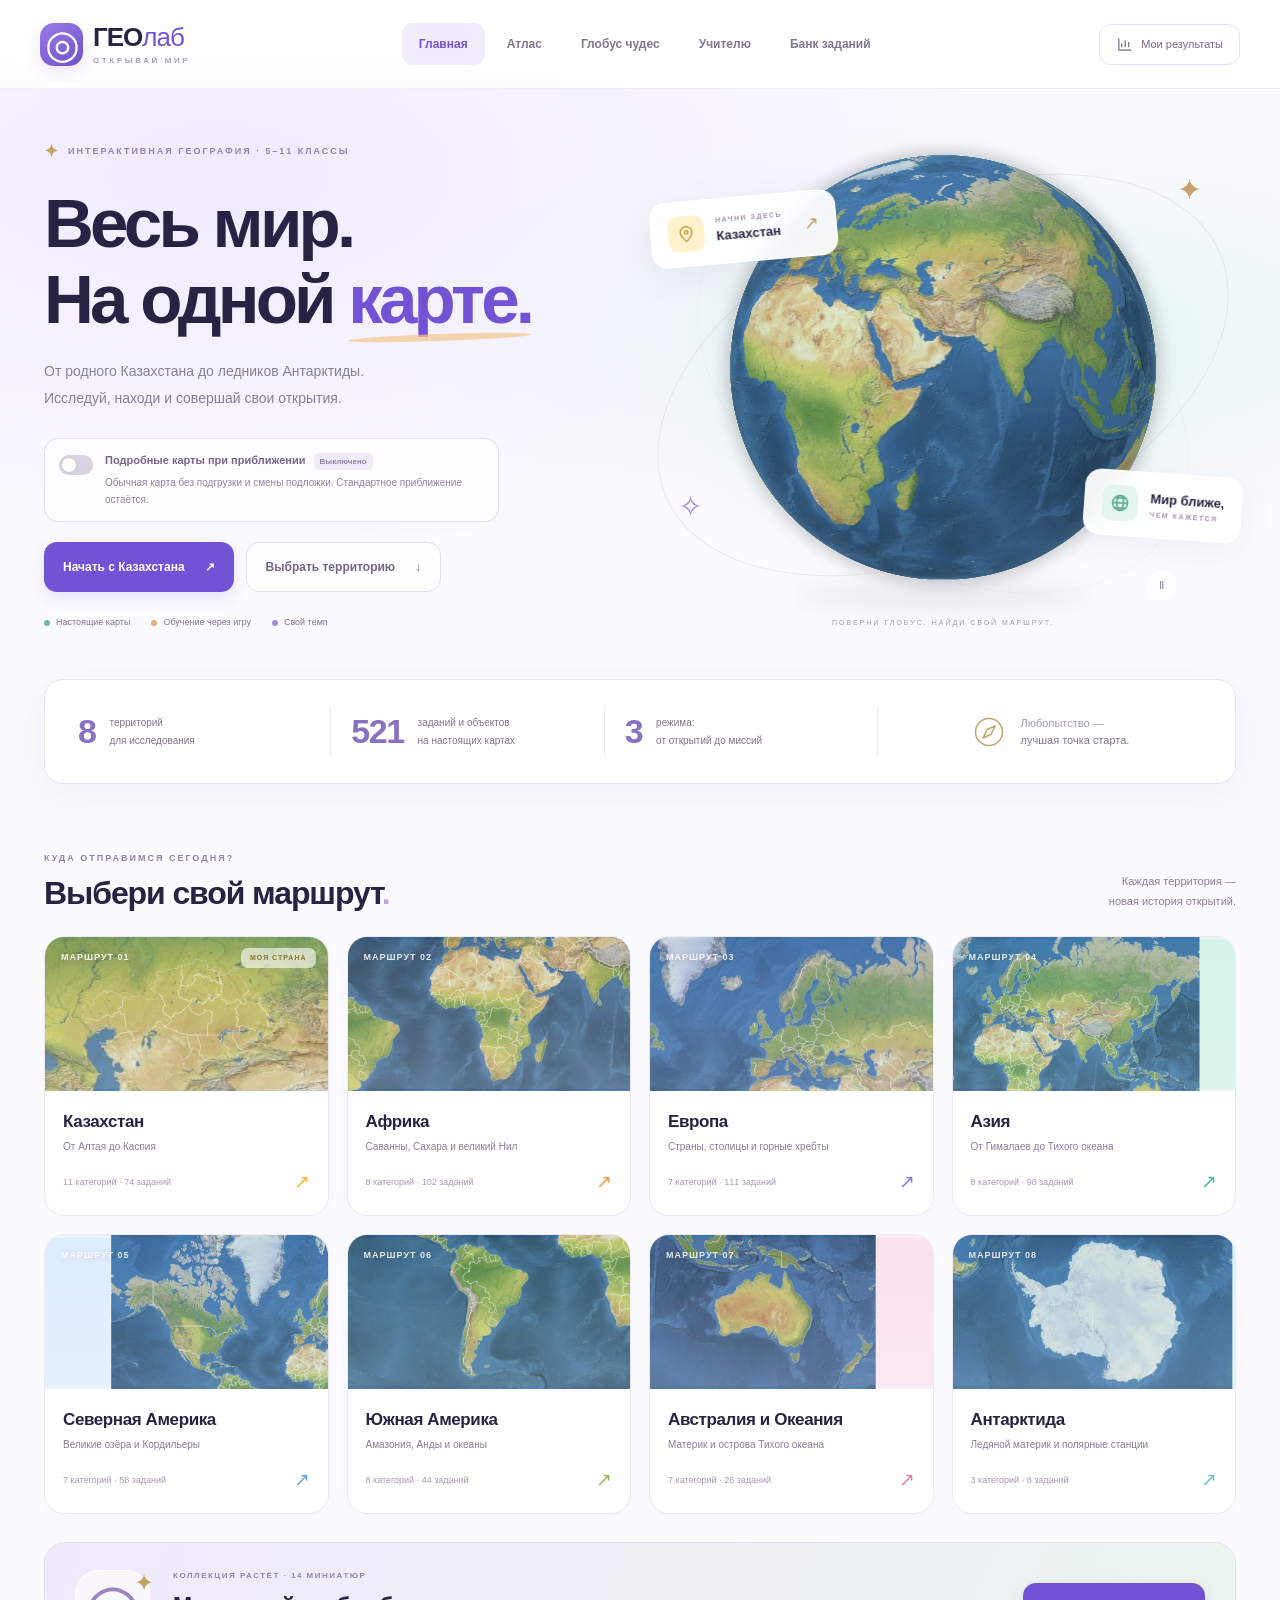
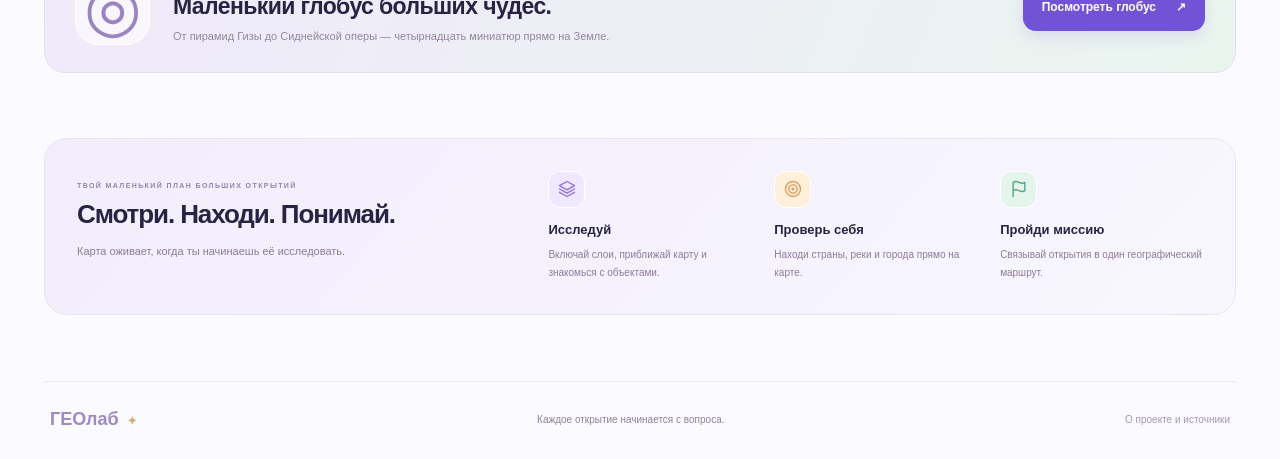
<file: geolab/index.html>
<!doctype html><html lang="ru"><head><meta charset="utf-8"><meta name="viewport" content="width=device-width,initial-scale=1"><meta name="theme-color" content="#f6f5ff"><title>ГЕОлаб — весь мир на одной карте</title><meta name="description" content="Красочный интерактивный атлас: Казахстан, материки, физические карты, города, реки и географические экспедиции."><link rel="stylesheet" href="style.css?v=20261029-tour"></head><body>
<header class="header"><div class="header-inner"><button class="brand" data-home aria-label="ГЕОлаб — главная"><span class="brand-mark" aria-hidden="true">◎</span><span>ГЕО<span class="brand-light">лаб</span><small>ОТКРЫВАЙ МИР</small></span></button><nav aria-label="Главная навигация"><button data-home class="nav-item active" id="navHome">Главная</button><button id="navAtlas" class="nav-item">Атлас</button><button id="navLandmarks" class="nav-item"><span class="nav-landmark-long">Глобус чудес</span><span class="nav-landmark-short">Глобус</span></button><button id="navTeacher" class="nav-item">Учителю</button><button id="navBank" class="nav-item">Банк заданий</button></nav><button class="history-button" id="navHistory"><span data-icon="chart"></span><span>Мои результаты</span></button></div></header>
<div id="loading" role="status">Собираем мир воедино…</div>
<div id="homePage" hidden>
<main><section class="hero page-width"><div class="hero-copy"><div class="overline"><span class="tiny-sun">✦</span> ИНТЕРАКТИВНАЯ ГЕОГРАФИЯ · 5–11 КЛАССЫ</div><h1>Весь мир.<br>На одной <span>карте.</span></h1><p class="hero-description">От родного Казахстана до ледников Антарктиды.<br>Исследуй, находи и совершай свои открытия.</p><div class="map-preference"><label class="detail-option" for="detailedMapsOption"><input type="checkbox" role="switch" id="detailedMapsOption" aria-describedby="detailChoiceDescription" aria-checked="false"><span class="detail-switch" aria-hidden="true"></span><span class="detail-copy"><strong>Подробные карты при приближении <span id="detailChoiceState">Выключено</span></strong><small id="detailChoiceDescription">Обычная карта без подгрузки и смены подложки. Стандартное приближение остаётся.</small></span></label></div><div class="hero-buttons"><button class="btn primary" id="startKz">Начать с Казахстана <span>↗</span></button><button class="btn outline" id="chooseTerritory">Выбрать территорию <span>↓</span></button></div><div class="hero-points"><span><i class="pin-dot green"></i> Настоящие карты</span><span><i class="pin-dot orange"></i> Обучение через игру</span><span><i class="pin-dot purple"></i> Свой темп</span></div></div><div class="hero-art"><div class="orbit orbit-one"></div><div class="orbit orbit-two"></div><span class="spark spark-one">✦</span><span class="spark spark-two">✧</span><span class="spark spark-three">+</span><div class="globe-shadow"></div><canvas id="heroGlobe" aria-label="Вращающийся глобус Земли. Можно поворачивать перетаскиванием."></canvas><svg id="heroFallback" aria-hidden="true" viewBox="0 0 500 500"></svg><button id="heroPause" class="globe-pause" aria-label="Остановить вращение глобуса">Ⅱ</button><button class="floating floating-kz" data-region="kz"><span class="float-icon yellow" data-icon="pin"></span><span><small>НАЧНИ ЗДЕСЬ</small><strong>Казахстан</strong></span><b>↗</b></button><div class="floating floating-world"><span class="float-icon mint" data-icon="globe"></span><span><strong>Мир ближе,</strong><small>ЧЕМ КАЖЕТСЯ</small></span></div><div class="globe-caption">ПОВЕРНИ ГЛОБУС. НАЙДИ СВОЙ МАРШРУТ.</div></div></section>
<section class="numbers page-width"><div><strong>8</strong><span>территорий<br>для исследования</span></div><div><strong id="objectCount">500+</strong><span>заданий и объектов<br>на настоящих картах</span></div><div><strong>3</strong><span>режима:<br>от открытий до миссий</span></div><div class="numbers-note"><span data-icon="compass"></span><p>Любопытство —<br><b>лучшая точка старта.</b></p></div></section>
<section class="territory-section page-width" id="territories"><div class="section-heading"><div><div class="overline">КУДА ОТПРАВИМСЯ СЕГОДНЯ?</div><h2>Выбери свой маршрут<span>.</span></h2></div><p>Каждая территория —<br>новая история открытий.</p></div><div class="territory-grid" id="territoryGrid"></div></section>
<section class="landmarks-invite page-width"><div class="invite-globe" aria-hidden="true">◎<span>✦</span></div><div><div class="overline">КОЛЛЕКЦИЯ РАСТЁТ · 14 МИНИАТЮР</div><h2>Маленький глобус больших чудес.</h2><p>От пирамид Гизы до Сиднейской оперы — четырнадцать миниатюр прямо на Земле.</p></div><button id="openLandmarks" class="btn primary">Посмотреть глобус <span>↗</span></button></section><section class="how page-width"><div><div class="overline">ТВОЙ МАЛЕНЬКИЙ ПЛАН БОЛЬШИХ ОТКРЫТИЙ</div><h2>Смотри. Находи. Понимай.</h2><p>Карта оживает, когда ты начинаешь её исследовать.</p></div><div class="steps"><article><span class="step-icon purple" data-icon="layers"></span><h3>Исследуй</h3><p>Включай слои, приближай карту и знакомься с объектами.</p></article><article><span class="step-icon peach" data-icon="target"></span><h3>Проверь себя</h3><p>Находи страны, реки и города прямо на карте.</p></article><article><span class="step-icon mint" data-icon="flag"></span><h3>Пройди миссию</h3><p>Связывай открытия в один географический маршрут.</p></article></div></section>
</main></div>
<div id="atlasPage" hidden><main class="atlas-page page-width"><div class="atlas-title-row"><div><button class="back-link" data-home>← Все территории</button><h1 id="regionTitle">Казахстан</h1></div><div class="region-strip" id="regionStrip" aria-label="Выбор территории"></div></div><section class="workspace"><div class="map-column"><div class="map-toolbar"><div class="map-types" role="group" aria-label="Тип карты"><button class="active" data-map="physical">Физическая</button><button data-map="political">Политическая</button><button data-map="admin" id="adminMap">Области</button></div><button id="labelToggle" class="tool-button" title="Названия объектов"><span data-icon="label"></span><span>Названия</span></button><button id="fullscreen" class="tool-button" aria-label="На весь экран"><span data-icon="expand"></span></button></div><div id="mapStage" class="map-stage"><svg id="map" role="img" aria-label="Интерактивная карта. Объекты также доступны в списке под картой."></svg><div class="map-top-label"><span class="pin-dot green"></span><b id="mapTerritoryLabel">КАЗАХСТАН</b><small id="mapLayerLabel">Физическая карта</small></div><div class="map-zoom"><button id="zoomIn" aria-label="Приблизить">+</button><button id="zoomOut" aria-label="Отдалить">−</button><button id="resetMap" aria-label="Восстановить вид">⌖</button></div><div class="north-arrow">N<span>➤</span></div><div class="map-legend" id="mapLegend"></div><div id="mapTip" class="map-tip" role="status"></div><div class="terrain-status-wrap"><span id="terrainStatus" role="status" aria-live="polite"></span><button id="retryTerrain" hidden>Повторить</button></div><div class="map-instruction" id="mapInstruction">Выбери объект на карте, чтобы узнать больше</div></div><div class="map-status"><span class="map-credit"><i></i><span id="mapAttribution">Natural Earth · обзорная карта</span></span><span id="mapHelp">Колесо — масштаб · Перетаскивание — перемещение</span></div><details class="object-access"><summary>Список объектов на карте</summary><div id="objectList"></div></details></div><aside class="sidebar"><div class="mode-tabs" role="group" aria-label="Режим работы"><button data-mode="study" class="active"><span data-icon="compass"></span>Исследование</button><button data-mode="game"><span data-icon="target"></span>Игра</button><button data-mode="mission"><span data-icon="flag"></span>Геомиссия</button></div><div id="sidePanel"></div></aside></section></main></div>
<div id="landmarksPage" hidden><main class="landmark-page page-width"><div class="landmark-heading"><div><button class="back-link" data-home>← На главную</button><div class="overline">ГЛОБУС ЧУДЕС · ПЕРВАЯ КОЛЛЕКЦИЯ</div><h1>Мир <span>в миниатюре.</span></h1><p>Четырнадцать знакомых силуэтов. Одна маленькая планета.</p></div><span class="landmark-heading-star" aria-hidden="true">✦</span></div><section class="landmark-tour" id="landmarkTour" aria-label="Путешествие вокруг света"><div id="tourIntro" class="tour-intro"><span class="tour-emblem" aria-hidden="true">✧</span><div><div class="overline">ОДНА ПЛАНЕТА · 14 ОСТАНОВОК</div><h2>Отправимся вокруг света?</h2><p>Начнём в Астане. Пролетаем над миром, останавливаемся у чудес и узнаём по одному факту. Около 2 минут.</p></div><button class="btn primary" id="tourStart">Начать путешествие <span>→</span></button></div><div id="tourBody" hidden><div class="tour-topline"><span class="tour-route-label">ВОКРУГ СВЕТА <b id="tourCounter">01 / 14</b></span><span id="tourStatus" role="status">Отправляемся</span><button id="tourClose" class="tour-close" aria-label="Закрыть маршрут и остаться у текущей миниатюры">×</button></div><div class="tour-content"><div class="tour-destination"><h2 id="tourTitle"></h2><p id="tourPlace"></p></div><div class="tour-story" aria-live="polite" aria-atomic="true"><p id="tourFact"></p><a id="tourSource" target="_blank" rel="noopener noreferrer"></a></div></div><div class="tour-bottom"><span class="tour-helper">Можно остановиться и рассмотреть</span><div class="tour-actions"><button id="tourPrevious" aria-label="Предыдущая остановка">← Назад</button><button id="tourPause" class="tour-pause" aria-pressed="false">Ⅱ Пауза</button><button id="tourNext">Дальше →</button><button id="tourRestart" hidden>Ещё раз ↻</button></div></div><div class="tour-progress" aria-hidden="true"><span id="tourProgress"></span></div></div></section><section class="landmark-gallery"><div class="landmark-stage" id="landmarkStage" tabindex="0" role="group" aria-label="Глобус с объёмными достопримечательностями. Перетаскивайте или используйте стрелки на клавиатуре, чтобы повернуть Землю."><div class="landmark-stage-label"><span class="pin-dot purple"></span> КОЛЛЕКЦИЯ 01 <small>МИР В МИНИАТЮРЕ</small></div><div class="landmark-orbit" aria-hidden="true"></div><div class="landmark-floor" aria-hidden="true"></div><canvas id="landmarkEarth" aria-hidden="true"></canvas><svg id="landmarkEarthFallback" aria-hidden="true"></svg><canvas id="landmarkModels" aria-hidden="true"></canvas><div class="landmark-controls"><button id="landmarkPause" aria-label="Остановить вращение" aria-pressed="true">Ⅱ <span>Пауза</span></button><button id="landmarkReset" aria-label="Вернуться к общему виду глобуса">⌖ <span>Общий вид</span></button></div><div class="landmark-zoom"><button id="landmarkZoomIn" aria-label="Приблизить декоративный глобус">+</button><button id="landmarkZoomOut" aria-label="Отдалить декоративный глобус">−</button></div><div class="landmark-stage-hint">Потяни, чтобы повернуть · Нажми на фигурку, чтобы рассмотреть</div></div><aside class="landmark-collection"><div class="panel-eyebrow">НЕБОЛЬШАЯ КОЛЛЕКЦИЯ БОЛЬШИХ ЧУДЕС</div><h2>Четырнадцать мест,<br>которые узнаёт мир.</h2><p class="landmark-intro">Выбери миниатюру — глобус повернётся к ней. Или просто наблюдай за вращением.</p><div class="landmark-count">КОЛЛЕКЦИЯ / 14 МИНИАТЮР</div><div class="landmark-list"><button class="landmark-card" data-landmark="pyramid" aria-pressed="false" style="--monument:#c59d61;--monument-soft:#fcf2de"><span class="monument-glyph" aria-hidden="true"><svg viewBox="0 0 50 50"><path d="M5 39 25 9 45 39Z" fill="#d4ad70"/><path d="m25 9 1 30h19Z" fill="#b58d55"/><path d="M9 34h15M12 29h12M16 23h8" fill="none" stroke="#f2d49d" stroke-width="1"/></svg></span><span><small>01 / ЕГИПЕТ</small><strong>Пирамида Хеопса</strong><em>Гиза</em></span><b>↗</b></button><button class="landmark-card" data-landmark="eiffel" aria-pressed="false" style="--monument:#a9826e;--monument-soft:#f6ece5"><span class="monument-glyph" aria-hidden="true"><svg viewBox="0 0 50 50"><path d="M25 4v7m0 0-3 16-8 17m11-33 3 16 8 17M18 34h14M21 27h8M14 44h7m8 0h7M20 44q5-13 10 0M22 27l6 7m0-7-6 7" fill="none" stroke="#ac8266" stroke-width="2" stroke-linecap="round"/></svg></span><span><small>02 / ФРАНЦИЯ</small><strong>Эйфелева башня</strong><em>Париж</em></span><b>↗</b></button><button class="landmark-card" data-landmark="liberty" aria-pressed="false" style="--monument:#6c9c87;--monument-soft:#e8f4ed"><span class="monument-glyph" aria-hidden="true"><svg viewBox="0 0 50 50"><path d="m17 37 3-18h9l4 18Z" fill="#88b29e"/><circle cx="24" cy="15" r="5" fill="#9ac3ae"/><path d="m29 21 7-10v-5M18 25l-3 5M19 11l-2-4m6 3V5m4 6 3-4m0 7 5-1" stroke="#79a48f" fill="none" stroke-width="3" stroke-linecap="round"/><path d="m33 7 3-6 3 6Z" fill="#e2b567"/><path d="M14 38h20v6H14Z" fill="#cab995"/></svg></span><span><small>03 / США</small><strong>Статуя Свободы</strong><em>Нью-Йорк</em></span><b>↗</b></button><button class="landmark-card" data-landmark="kremlin" aria-pressed="false" style="--monument:#b87967;--monument-soft:#faebe4"><span class="monument-glyph" aria-hidden="true"><svg viewBox="0 0 50 50"><path d="M5 33h40v11H5Z" fill="#bc8069"/><path d="M17 20h16v24H17Z" fill="#bb715b"/><path d="m16 20 9-15 9 15Z" fill="#668471"/><path d="M25 1v5m-3-3h6" stroke="#ba7159" stroke-width="2"/><circle cx="25" cy="26" r="5" fill="#d7be80"/><path d="M25 23v3h3M7 30v5m7-5v5m22-5v5m7-5v5" stroke="#f0d3a4" stroke-width="2"/></svg></span><span><small>04 / РОССИЯ</small><strong>Московский Кремль</strong><em>Москва</em></span><b>↗</b></button><button class="landmark-card" data-landmark="taj" aria-pressed="false" style="--monument:#b6a577;--monument-soft:#f8f3e5"><span class="monument-glyph" aria-hidden="true"><svg viewBox="0 0 50 50"><path d="M13 26h24v16H13Z" fill="#ddd7c2"/><path d="M16 25c-6-8 3-12 9-18 6 6 15 10 9 18Z" fill="#f1e9d5" stroke="#c9bc9b" stroke-width="1"/><path d="M7 18v24m36-24v24M25 4v5M4 43h42" stroke="#bead83" stroke-width="3"/><path d="M21 42V32q4-6 8 0v10" fill="#aa9f82"/></svg></span><span><small>05 / ИНДИЯ</small><strong>Тадж-Махал</strong><em>Агра</em></span><b>↗</b></button><button class="landmark-card" data-landmark="opera" aria-pressed="false" style="--monument:#83a7b0;--monument-soft:#e9f3f6"><span class="monument-glyph" aria-hidden="true"><svg viewBox="0 0 50 50"><path d="M4 38h42v5H4Z" fill="#c6a083"/><path d="M6 37C6 21 17 12 28 9L20 37Z" fill="#f4f0e3" stroke="#b7beb4"/><path d="M19 37c0-14 11-25 24-26L34 37Z" fill="#e4e5dc" stroke="#aebdb7"/><path d="M30 37c1-9 7-15 16-19L42 37Z" fill="#f7f2e4" stroke="#b7beb4"/></svg></span><span><small>06 / АВСТРАЛИЯ</small><strong>Сиднейская опера</strong><em>Сидней</em></span><b>↗</b></button><button class="landmark-card" data-landmark="christ" aria-pressed="false" style="--monument:#91aa89;--monument-soft:#eef4e8"><span class="monument-glyph" aria-hidden="true"><svg viewBox="0 0 50 50"><path d="m5 45 20-16 20 16Z" fill="#9db58d"/><path d="M19 40h12v-5H19Z" fill="#bfc8b4"/><path d="m20 34 2-17h6l3 17Z" fill="#d8dfd1"/><path d="M8 17h34" stroke="#c9d3c2" stroke-width="5" stroke-linecap="round"/><circle cx="25" cy="10" r="5" fill="#dfe6d8"/></svg></span><span><small>07 / БРАЗИЛИЯ</small><strong>Христос-Искупитель</strong><em>Рио-де-Жанейро</em></span><b>↗</b></button><button class="landmark-card" data-landmark="wall" aria-pressed="false" style="--monument:#a99a76;--monument-soft:#f4f1e5"><span class="monument-glyph" aria-hidden="true"><svg viewBox="0 0 50 50"><path d="m3 42 11-24 12 12 12-18 10 30Z" fill="#b4c69c"/><path d="m5 26 9-5 11 7 13-11 8 3v8l-8-3-13 11-11-7-9 5Z" fill="#c4b28d"/><path d="M9 14h10v15H9Zm25-9h10v20H34Z" fill="#c4b28d"/><path d="M8 12h4v5h4v-5h4m13-9h4v5h4V3h4" fill="none" stroke="#d9c9a5" stroke-width="3"/></svg></span><span><small>08 / КИТАЙ</small><strong>Великая китайская стена</strong><em>Бадалин</em></span><b>↗</b></button><button class="landmark-card" data-landmark="colosseum" aria-pressed="false" style="--monument:#b59d79;--monument-soft:#f6efe1"><span class="monument-glyph" aria-hidden="true"><svg viewBox="0 0 50 50"><path d="M5 16v21c0 10 40 10 40 0V16Z" fill="#d2ba96"/><ellipse cx="25" cy="16" rx="20" ry="9" fill="#ead5ae"/><ellipse cx="25" cy="16" rx="14" ry="5" fill="#b29b79"/><path d="M9 26v-5q3-4 6 0v7m5 2v-6q3-5 6 0v7m5-1v-6q3-5 6 0v5m-28 8v-5q3-4 6 0v7m5 2v-6q3-5 6 0v7m5-1v-6q3-4 6 0v5" fill="#a58e70"/><path d="M6 29q19 9 38 0M6 39q19 9 38 0" stroke="#f1ddba" stroke-width="2" fill="none"/></svg></span><span><small>09 / ИТАЛИЯ</small><strong>Колизей</strong><em>Рим</em></span><b>↗</b></button><button class="landmark-card" data-landmark="burj" aria-pressed="false" style="--monument:#8ba7b7;--monument-soft:#eaf3f7"><span class="monument-glyph" aria-hidden="true"><svg viewBox="0 0 50 50"><path d="M20 44V24h4V12h3V4h2v16h4v13h4v11Z" fill="#a5bdca"/><path d="M27 4V1M22 43V27m5 16V15m5 28V25M16 44h25" stroke="#779aaf" stroke-width="1.5"/><path d="M24 25h4m-4 7h8m-8 6h12" stroke="#dfe9ed"/></svg></span><span><small>10 / ОАЭ</small><strong>Бурдж-Халифа</strong><em>Дубай</em></span><b>↗</b></button><button class="landmark-card" data-landmark="moai" aria-pressed="false" style="--monument:#9e8e76;--monument-soft:#f3efe5"><span class="monument-glyph" aria-hidden="true"><svg viewBox="0 0 50 50"><path d="M3 41h44v5H3Z" fill="#a8b88b"/><path d="M5 40V24h4V11h10v29Zm14 0V23h5V6h12v34Zm17 0V25h3V15h8v25Z" fill="#a99a83"/><path d="M10 18h8m7-4h10m5 8h6M14 19l-2 9h5m13-13-2 13h6m9-5-1 9h4" fill="none" stroke="#796f5d" stroke-width="2"/></svg></span><span><small>11 / ЧИЛИ</small><strong>Моаи</strong><em>Рапануи</em></span><b>↗</b></button><button class="landmark-card" data-landmark="fuji" aria-pressed="false" style="--monument:#98adb8;--monument-soft:#edf3f6"><span class="monument-glyph" aria-hidden="true"><svg viewBox="0 0 50 50"><path d="m3 41 18-28h8l18 28Z" fill="#95aab7"/><path d="m15 23 6-10h8l7 11-7-3-5 4-4-3Z" fill="#fffaf0"/><path d="M6 43h39" stroke="#a7bb91" stroke-width="4"/><path d="M10 39V29m0 5-5-5m5 3 5-4" stroke="#9a816d" stroke-width="2"/><g fill="#e6b5c7"><circle cx="5" cy="28" r="4"/><circle cx="11" cy="25" r="5"/><circle cx="16" cy="28" r="4"/></g></svg></span><span><small>12 / ЯПОНИЯ</small><strong>Фудзи</strong><em>Хонсю</em></span><b>↗</b></button><button class="landmark-card" data-landmark="machu" aria-pressed="false" style="--monument:#89a174;--monument-soft:#eff3e7"><span class="monument-glyph" aria-hidden="true"><svg viewBox="0 0 50 50"><path d="m6 37 6-19 7 11L32 4l9 12 6 24Z" fill="#7d9d79"/><path d="M5 43h36v-7H8v-6h30v-6H13" stroke="#b2bb8e" stroke-width="4" fill="none"/><path d="M14 25v-9l5-4 5 4v9m1 7v-9l5-4 5 4v9" fill="#d0c5a8"/><path d="M18 25v-5m12 12v-5" stroke="#7b8065" stroke-width="3"/></svg></span><span><small>13 / ПЕРУ</small><strong>Мачу-Пикчу</strong><em>Анды</em></span><b>↗</b></button><button class="landmark-card" data-landmark="baiterek" aria-pressed="false" style="--monument:#bfa252;--monument-soft:#fbf4dd"><span class="monument-glyph" aria-hidden="true"><svg viewBox="0 0 50 50"><path d="M12 44h26" stroke="#bcc8ad" stroke-width="4"/><path d="m15 42 7-19m13 19-7-19M25 43V23M13 16l9 15m15-15-9 15" fill="none" stroke="#b9c8c5" stroke-width="2.5"/><circle cx="25" cy="13" r="10" fill="#d7b956"/><path d="M24 4c-7 5-7 13 0 18m3-18c6 5 6 13 0 18M16 10h18m-18 6h18" stroke="#f2dda0" fill="none" stroke-width="1"/></svg></span><span><small>14 / КАЗАХСТАН</small><strong>Байтерек</strong><em>Астана</em></span><b>↗</b></button></div><div class="landmark-note"><span aria-hidden="true">✧</span><p id="landmarkNote" aria-live="polite">Миниатюры увеличены для красоты. Их основания находятся у настоящих мест на Земле.</p></div><div class="landmark-decoration-label">ПРОСТО ПОТОМУ, ЧТО МИР КРАСИВ.</div></aside></section></main></div>
<footer class="site-footer page-width"><button class="footer-brand" data-home>ГЕОлаб<span>✦</span></button><span>Каждое открытие начинается с вопроса.</span><button id="sources">О проекте и источники</button></footer>
<dialog id="modal"><button class="modal-close" id="closeModal" aria-label="Закрыть">×</button><div id="modalBody"></div></dialog>
<script src="assets/d3.min.js"></script><script src="globe.js"></script><script src="terrain.js?v=20261028-sticky"></script><script src="landmarks.js?v=20261029-tour"></script><script src="app.js?v=20261028-wonders"></script></body></html>
</file>
<file: geolab/style.css>
:root{--ink:#292343;--muted:#8a859b;--purple:#7353d5;--deep:#5d3cbe;--lavender:#f2edff;--mint:#5bb69f;--orange:#ed9e4b;--line:#eae7f0;--white:#fff;--body:#fbfaff}*{box-sizing:border-box}html{scroll-behavior:smooth}body{margin:0;background:var(--body);color:var(--ink);font:14px/1.5 'Segoe UI',Arial,sans-serif}button,input,select,textarea{font:inherit}button{cursor:pointer;transition:background .18s,box-shadow .18s,transform .18s}button:disabled{opacity:.55;cursor:default}button:hover:not(:disabled){filter:brightness(.98)}button:focus-visible,a:focus-visible,input:focus-visible,select:focus-visible,textarea:focus-visible,summary:focus-visible{outline:3px solid #ba9aef;outline-offset:4px}button{color:inherit}svg.icon{width:20px;height:20px;display:block;flex:none;fill:none;stroke:currentColor;stroke-width:1.7;stroke-linecap:round;stroke-linejoin:round}[data-icon]{display:inline-flex}button[data-home]{cursor:pointer}[hidden]{display:none!important}.page-width{width:min(1320px,calc(100% - 88px));margin-left:auto;margin-right:auto}.header{background:#ffffffda;border-bottom:1px solid #f0edf6;position:relative;z-index:10;backdrop-filter:blur(14px)}.header-inner{height:88px;width:min(1400px,calc(100% - 80px));margin:auto;display:flex;align-items:center;justify-content:space-between;gap:24px}.brand{border:0;background:none;padding:0;display:flex;align-items:center;gap:10px;text-align:left;line-height:1;font-size:26px;font-weight:800;letter-spacing:-1px}.brand-mark{display:grid;place-items:center;width:43px;height:43px;border-radius:14px;background:linear-gradient(145deg,#9a7ce8,#7050ca);color:white;font-size:40px;box-shadow:0 5px 15px #8c66cc28;font-weight:300}.brand-light{color:var(--purple);font-weight:500}.brand small{display:block;font-size:8px;letter-spacing:2.6px;color:#a7a0b9;margin-top:7px;font-weight:600}.header nav{display:flex;align-items:center;gap:5px}.nav-item{border:0;background:none;font-size:12px;padding:12px 17px;border-radius:11px;font-weight:600;color:#81788e}.nav-item.active,.nav-item:hover{color:var(--purple);background:#f2edfd}.history-button{display:flex;align-items:center;gap:8px;background:white;border:1px solid #e7dfef;padding:11px 16px;border-radius:12px;font-size:11px;color:#78668e}.history-button svg{width:17px;height:17px}.hero{min-height:590px;display:grid;grid-template-columns:1fr 1fr;align-items:center;gap:20px;position:relative}.hero:before{content:'';position:absolute;inset:-40px -44px 0;z-index:-1;background:radial-gradient(ellipse at 78% 45%,#e4f4f3 0,transparent 43%),radial-gradient(ellipse at 17% 20%,#f0eaff 0,transparent 55%)}.overline{font-size:9px;letter-spacing:2px;font-weight:700;color:#9283ac;display:flex;align-items:center;gap:8px}.tiny-sun{color:#c49f5d;font-size:17px}.hero h1{font-size:clamp(45px,5.4vw,77px);font-weight:750;line-height:1.09;letter-spacing:-3.8px;margin:22px 0 21px}.hero h1>span{color:var(--purple);position:relative;display:inline-block}.hero h1>span:after{content:'';position:absolute;left:0;right:0;height:7px;border-radius:100%;background:#f2c78c;bottom:-4px;transform:rotate(-2deg);opacity:.7}.hero-description{color:#868095;font-size:14px;line-height:1.9;margin:0 0 27px}.hero-buttons{display:flex;gap:12px;flex-wrap:wrap}.btn{border:0;border-radius:13px;padding:15px 19px;font-size:12px;font-weight:650;display:inline-flex;align-items:center;justify-content:center;gap:20px;min-height:48px}.btn.primary{background:var(--purple);color:white;box-shadow:0 6px 16px #7353d525}.btn.primary:hover{background:var(--deep);transform:translateY(-2px)}.btn.outline{background:#ffffff9c;color:#746786;border:1px solid #e7dff1}.btn.full{width:100%;justify-content:space-between}.btn.small{padding:10px 14px;min-height:38px;font-size:11px}.hero-points{display:flex;gap:21px;margin-top:24px;font-size:9px;color:#81748d}.hero-points>span{display:flex;align-items:center;gap:6px}.pin-dot{display:inline-block;width:6px;height:6px;border-radius:50%;flex:none}.pin-dot.green{background:#70b8a1}.pin-dot.orange{background:#e7ac70}.pin-dot.purple{background:#a38bdc}.hero-art{position:relative;width:100%;height:550px;isolation:isolate}.hero-art:before{content:'';position:absolute;inset:55px 10px 45px;border-radius:50%;background:radial-gradient(ellipse,#deede8,transparent 67%)}#heroGlobe,#heroFallback{position:absolute;width:90%;height:90%;top:2%;left:5%;z-index:2;touch-action:none;cursor:grab}#heroFallback{display:none}.globe-shadow{position:absolute;bottom:54px;left:25%;width:50%;height:18px;background:#50536425;filter:blur(12px);border-radius:50%;z-index:0}.orbit{position:absolute;inset:92px -10px 110px;border:1px solid #cbc5e15c;border-radius:50%;transform:rotate(-24deg);z-index:1}.orbit-two{transform:rotate(32deg);inset:100px 25px 95px;border-style:dashed;opacity:.6}.spark{position:absolute;color:#c9a06d;font-size:30px;z-index:4}.spark-one{right:34px;top:58px}.spark-two{left:28px;bottom:130px;color:#ad93db}.spark-three{right:14px;bottom:125px;color:#94bca7;font-weight:200}.floating{display:flex;align-items:center;gap:12px;position:absolute;z-index:4;background:#ffffffed;border:1px solid white;box-shadow:0 9px 35px #625b7f13;border-radius:16px;padding:14px 17px;text-align:left;backdrop-filter:blur(12px)}.floating-kz{top:87px;left:0;transform:rotate(-5deg)}.floating-kz:hover{transform:rotate(-2deg) translateY(-3px)}.floating-world{right:-6px;bottom:120px;transform:rotate(4deg)}.floating small{display:block;font-size:7px;font-weight:600;color:#a293a9;letter-spacing:1.5px}.floating strong{display:block;font-size:13px;line-height:1.6}.floating b{color:#c09e61;font-size:18px;margin-left:9px;font-weight:400}.float-icon{width:36px;height:36px;display:grid;place-items:center;border-radius:10px}.float-icon.yellow{background:#fff1cb;color:#c99c3d}.mint{background:#e4f5ec;color:#59a68a}.purple{background:#efe8ff;color:#9373d8}.peach{background:#fff0dc;color:#dba05d}.globe-caption{position:absolute;bottom:31px;text-align:center;width:100%;font-size:7px;letter-spacing:2px;color:#a09ba9}.globe-pause{position:absolute;right:60px;bottom:59px;z-index:5;background:#fff9;border:1px solid #fff;border-radius:50%;width:29px;height:29px;color:#9185a3;font-size:11px}.numbers{border:1px solid #e9e3f1;border-radius:19px;background:#fff;display:grid;grid-template-columns:1fr 1fr 1fr 1.2fr;padding:26px 33px;gap:20px;box-shadow:0 10px 40px #5d3f9010}.numbers>div{display:flex;align-items:center;gap:14px;border-right:1px solid #eee9f2}.numbers>div:last-child{border:0;justify-content:center}.numbers strong{font-size:34px;font-weight:600;letter-spacing:-1.5px;color:#8970c1}.numbers span{font-size:10px;color:#807488;line-height:1.8}.numbers-note>span svg{width:36px;height:36px;color:#c1a66c;stroke-width:1}.numbers-note p{font-size:11px;color:#a29aa8;margin:0}.numbers-note b{font-weight:500;color:#7f758d}.territory-section{padding-top:68px}.section-heading{display:flex;align-items:end;justify-content:space-between;margin-bottom:24px}.section-heading h2,.how h2{font-size:32px;letter-spacing:-1.1px;font-weight:650;margin:8px 0 0;line-height:1.2}.section-heading h2 span{color:#c3a4dc}.section-heading>p{font-size:11px;line-height:1.8;color:#8c7c98;margin:0;text-align:right}.territory-grid{display:grid;grid-template-columns:repeat(4,minmax(0,1fr));gap:18px}.territory-card{border:1px solid #eee8f2;background:white;border-radius:20px;overflow:hidden;text-align:left;padding:0;position:relative;box-shadow:0 5px 20px #493c6b04}.territory-card:hover{transform:translateY(-5px);box-shadow:0 12px 30px #74618b16;border-color:var(--accent)}.territory-card .thumb{height:154px;position:relative;overflow:hidden;background:var(--soft)}.thumb svg{width:100%;height:100%;display:block}.thumb:after{content:'';position:absolute;inset:0;background:linear-gradient(0deg,#fff2,transparent)}.card-number{position:absolute;top:14px;left:16px;color:#ffffffdc;font-size:9px;font-weight:700;letter-spacing:1px;z-index:1;text-shadow:0 1px 8px #0003}.card-tag{position:absolute;right:12px;top:11px;z-index:2;padding:5px 9px;border-radius:7px;background:#fff9;color:#8e762c;font-size:7px;font-weight:700;letter-spacing:1px}.card-content{padding:18px}.card-content h3{font-size:17px;font-weight:650;letter-spacing:-.4px;margin:0 0 5px}.card-content p{font-size:10px;color:#897c96;margin:0 0 14px}.card-bottom{display:flex;align-items:center;justify-content:space-between;color:#a799b1;font-size:9px}.card-bottom b{font-size:19px;color:var(--accent);font-weight:400}.how{margin-top:65px;margin-bottom:66px;padding:32px;border:1px solid #ebe3f4;border-radius:23px;background:linear-gradient(130deg,#f2edfc,#f8f7ff);display:grid;grid-template-columns:1fr 1.5fr;gap:35px;align-items:center}.how .overline{font-size:7px;letter-spacing:1.4px}.how h2{font-size:26px}.how p{font-size:11px;color:#8c7c98;line-height:1.8}.steps{display:grid;grid-template-columns:repeat(3,1fr);gap:23px}.step-icon{width:37px;height:37px;display:grid;place-items:center;border-radius:12px;border:1px solid #fff}.steps h3{font-size:13px;margin:12px 0 7px}.steps p{font-size:10px;margin:0}.site-footer{display:flex;justify-content:space-between;align-items:center;gap:15px;padding:23px 0 25px;border-top:1px solid #eee8f3;color:#90809b;font-size:10px}.site-footer button{border:0;background:none;font:inherit;color:#a498b0}.site-footer .footer-brand{font-size:18px;font-weight:700;color:#a18abf}.footer-brand span{font-size:12px;margin-left:8px;color:#d1b074}.atlas-page{padding-top:26px;padding-bottom:25px}.atlas-title-row{display:flex;justify-content:space-between;align-items:center;gap:20px;margin-bottom:23px}.back-link{border:0;background:none;padding:0;color:#8d769d;font-size:10px}.atlas-title-row h1{font-size:31px;letter-spacing:-1px;margin:6px 0 0;font-weight:650;line-height:1.1}.region-strip{display:flex;gap:5px;flex-wrap:wrap;justify-content:end;max-width:800px}.region-chip{font-size:9px;padding:8px 11px;border:1px solid #e6deef;border-radius:20px;background:white;color:#9b8aa6}.region-chip.active{background:#eee6fd;border-color:#dfd1f8;color:var(--purple);font-weight:600}.workspace{display:grid;grid-template-columns:minmax(0,1fr) 345px;border-radius:21px;overflow:hidden;border:1px solid #e5deee;box-shadow:0 12px 42px #503b7410;background:#fff;min-height:640px}.map-column{display:flex;flex-direction:column;min-width:0}.map-toolbar{display:flex;align-items:center;justify-content:space-between;gap:8px;background:#fff;padding:12px 16px;border-bottom:1px solid #eee7f4}.map-types{display:flex;padding:4px;background:#f6f3fa;border-radius:10px;gap:2px}.map-types button{padding:7px 10px;border:0;background:none;border-radius:7px;font-size:10px;color:#9c8da9}.map-types button.active{background:white;box-shadow:0 1px 7px #4d376b13;color:#8060b8}.tool-button{background:none;border:0;display:flex;align-items:center;gap:5px;color:#a793af;font-size:9px;padding:5px}.tool-button svg{width:16px;height:16px}.map-stage{position:relative;background:#91bdcf;flex:1;min-height:510px;overflow:hidden}.map-stage>svg{width:100%;height:100%;position:absolute;inset:0;touch-action:none;cursor:grab}.map-stage>svg:active{cursor:grabbing}.map-top-label{position:absolute;left:19px;top:18px;background:#fffffff0;backdrop-filter:blur(10px);box-shadow:0 4px 15px #3b5b6e0b;border:1px solid #fff7;border-radius:11px;padding:10px 13px;display:flex;align-items:center;gap:8px;pointer-events:none}.map-top-label b{font-size:9px;letter-spacing:1.1px}.map-top-label small{font-size:8px;border-left:1px solid #e9e1ef;padding-left:9px;color:#978c9c}.map-zoom{position:absolute;right:15px;top:73px;background:#ffffffed;border-radius:11px;display:grid;box-shadow:0 4px 15px #31455618;border:1px solid white;padding:3px}.map-zoom button{border:0;background:none;width:32px;height:34px;font-size:21px;color:#8d7d9d}.map-zoom button+button{border-top:1px solid #ece6f1}.north-arrow{position:absolute;right:29px;bottom:84px;color:#faf8ff;font-size:10px;font-weight:700;display:grid;text-align:center;text-shadow:0 1px 4px #41647a}.north-arrow span{font-size:25px;transform:rotate(-90deg)}.map-legend{position:absolute;left:17px;bottom:51px;max-width:210px;background:#fffffff0;border-radius:10px;padding:11px 13px;box-shadow:0 5px 20px #4159610c;color:#91829e;pointer-events:none;font-size:9px;line-height:1.7}.map-legend strong{display:block;font-size:9px;font-weight:700;color:#7a6990;margin-bottom:4px}.legend-scale{display:flex;margin:6px 0 2px;width:130px;height:5px;border-radius:4px;background:linear-gradient(90deg,#a2c89f,#d8dbad,#dfc6a2,#a58a73,#f1eee7)}.legend-point{display:inline-block;width:7px;height:7px;border-radius:50%;background:#f0ad60;border:1px solid white;margin-right:5px}.map-instruction{position:absolute;bottom:14px;left:50%;transform:translateX(-50%);border-radius:20px;background:#ffffffed;padding:8px 14px;color:#8a789a;font-size:9px;box-shadow:0 5px 20px #364b6710;white-space:nowrap;pointer-events:none;max-width:93%;overflow:hidden;text-overflow:ellipsis}.map-status{padding:9px 14px;display:flex;justify-content:space-between;gap:10px;color:#8e7f99;font-size:8px;border-bottom:1px solid #eee7f5}.map-status i{display:inline-block;width:4px;height:4px;border-radius:50%;background:#8fbaa7;margin-right:4px}.object-access{font-size:10px;color:#8b709d;padding:9px 14px;background:#fdfbff}.object-access summary{cursor:pointer}.object-access>div{display:flex;gap:5px;flex-wrap:wrap;max-height:180px;overflow:auto;padding-top:8px}.object-access button{font-size:10px;background:white;border:1px solid #e8def0;border-radius:6px;padding:6px 9px;color:#8b77a1}.sidebar{border-left:1px solid #eae3f2;background:#fdfcff;padding:18px 19px;min-width:0}.mode-tabs{display:flex;align-items:center;gap:2px;border-radius:11px;padding:4px;background:#f2edf8;margin-bottom:22px}.mode-tabs button{flex:1;border:0;border-radius:8px;background:none;color:#9b8bab;font-size:9px;padding:9px 3px;display:flex;align-items:center;justify-content:center;gap:4px;white-space:nowrap}.mode-tabs button.active{background:white;box-shadow:0 2px 8px #5138790d;color:var(--purple)}.mode-tabs svg{width:13px;height:13px}.panel-eyebrow{font-size:8px;letter-spacing:1.5px;font-weight:700;color:#b0a0bc;margin:0 0 9px}.panel-title{font-size:23px;line-height:1.25;font-weight:650;letter-spacing:-.7px;margin:0 0 11px}.panel-desc{font-size:10px;line-height:1.8;color:#80718b;margin:0 0 18px}.category-grid{display:grid;grid-template-columns:repeat(3,1fr);gap:7px;margin:10px 0 18px}.category-card{display:flex;flex-direction:column;align-items:center;justify-content:center;text-align:center;gap:5px;background:#fff;border:1px solid #ebe3f2;border-radius:12px;padding:10px 3px;min-height:87px;color:#897298}.category-card.active{border-color:#b59bdc;background:#f6f0ff;box-shadow:0 3px 10px #9772c00b}.cat-icon{width:30px;height:30px;display:grid;place-items:center;border-radius:9px;background:var(--cat-bg);color:var(--cat-color)}.cat-icon svg{width:18px;height:18px}.category-card strong{font-size:8px;font-weight:600;line-height:1.25}.category-card small{font-size:7px;color:#9d87ac}.field-label{display:block;font-size:9px;font-weight:600;color:#9e8aad;margin:13px 0 7px}.grade-row{display:flex;gap:5px}.grade-row button{width:31px;height:30px;border:1px solid #e9e0f1;border-radius:8px;background:white;color:#b0a0bc;font-size:10px}.grade-row button.active{background:var(--purple);border-color:var(--purple);color:white}.input,select,textarea{border:1px solid #e7deef;border-radius:9px;padding:10px 12px;background:#fff;color:#746182;width:100%;font-size:11px}.input::placeholder,textarea::placeholder{color:#c0b3cb}.form-row{display:grid;grid-template-columns:1fr 1fr;gap:10px}.checkbox-label{display:flex;align-items:center;gap:6px;font-size:9px;color:#8d769b;margin:12px 0}.checkbox-label input{accent-color:var(--purple)}.panel-actions{margin-top:17px}.panel-note{font-size:8px;color:#95839f;line-height:1.8;margin-top:10px}.object-info{background:linear-gradient(135deg,#f2ecff,#f8f5ff);border:1px solid #e9dff6;border-radius:14px;padding:17px;margin-bottom:19px}.object-info h3{font-size:20px;letter-spacing:-.5px;margin:4px 0 9px}.object-info p{font-size:11px;line-height:1.9;color:#9d8bae;margin:0}.object-info .pill{margin-bottom:8px}.pill{display:inline-flex;gap:5px;align-items:center;font-size:8px;color:#a98cba;background:#efe7f7;padding:5px 8px;border-radius:6px}.question-meta{display:flex;justify-content:space-between;font-size:9px;color:#8a6c9a}.progress-bar{height:5px;background:#eee5f5;border-radius:5px;margin:12px 0 20px;overflow:hidden}.progress-bar>i{height:100%;display:block;background:linear-gradient(90deg,#a58ae2,#7651cd);border-radius:5px;transition:width .3s}.question-title{font-size:23px;line-height:1.45;letter-spacing:-.5px;margin:13px 0 12px;font-weight:650}.question-title em{font-style:normal;color:var(--purple)}.feedback{border:1px solid #d9eadb;border-radius:12px;background:#f0f8f0;padding:13px;color:#759279;font-size:11px;line-height:1.8;margin:16px 0}.feedback.bad{background:#fff4ec;border-color:#f3dfcc;color:#b18b6e}.feedback strong{display:block;font-weight:650;margin-bottom:5px}.hint-button{border:1px solid #e6dcf0;background:white;color:#a189b0;border-radius:9px;padding:10px 13px;font-size:10px;display:flex;align-items:center;gap:6px}.hint-copy{font-size:10px;line-height:1.8;color:#ac9b6c;background:#fbf5e8;padding:11px;border-radius:9px;margin:12px 0}.mission-cover{height:104px;border-radius:13px;background:linear-gradient(125deg,#eee4fa,#e1f1e8);position:relative;overflow:hidden;margin:15px 0}.mission-cover:before{content:'✦';font-size:100px;position:absolute;right:22px;top:-23px;color:#fffb;transform:rotate(15deg)}.mission-cover strong{position:absolute;left:17px;bottom:18px;max-width:170px;font-size:17px;line-height:1.4;color:#8e76ad}.mission-count{font-size:9px;color:#b7a6c3;margin:10px 0 16px}.result-score{font-size:69px;letter-spacing:-5px;color:var(--purple);line-height:1.2;margin:20px 0 12px;font-weight:600}.result-score small{font-size:23px;color:#c2b3d0;letter-spacing:0}.result-cards{display:grid;grid-template-columns:1fr 1fr;gap:8px;margin:18px 0}.result-cards>div{border:1px solid #eae0f4;background:#fff;border-radius:11px;padding:13px;font-size:9px;color:#947ba3}.result-cards strong{font-size:19px;display:block;color:#9677b8;margin-bottom:4px}.action-row{display:flex;gap:8px;flex-wrap:wrap;margin-top:12px}.map-tip{position:absolute;display:none;pointer-events:none;background:#fffffff5;padding:8px 12px;border-radius:9px;font-size:10px;color:#786484;box-shadow:0 4px 22px #1e334a20;z-index:7}.country-map{stroke:#49666099;stroke-width:.7;vector-effect:non-scaling-stroke}.region-map{stroke:#fff;stroke-width:1.1;vector-effect:non-scaling-stroke}.target-feature{cursor:pointer;transition:fill .15s,stroke .15s}.target-feature:hover{filter:brightness(1.05)}.target-feature.area:hover{fill:#e8d3ffaa!important;stroke:#aa72da;stroke-width:1.6}.target-feature.correct{stroke:#2f9c68!important;stroke-width:3!important;fill:#96dcb07c!important}.target-feature.wrong{stroke:#df856a!important;stroke-width:2!important;fill:#eeb39b88!important}.target-feature.selected{stroke:#8654c9!important;stroke-width:2.5!important;fill:#b88bdf66!important}.river-line{fill:none;stroke:#519ac4;stroke-width:1.5;vector-effect:non-scaling-stroke;pointer-events:none}.river-hit{fill:none;stroke:transparent;stroke-width:15;vector-effect:non-scaling-stroke;pointer-events:stroke;cursor:pointer}.river-line.correct{stroke:#39b57c!important;stroke-width:4}.river-line.wrong{stroke:#ec8567!important;stroke-width:3}.river-line.selected{stroke:#9d65d3!important;stroke-width:3}.map-label{fill:#514459;font-size:10px;font-weight:600;paint-order:stroke;stroke:#fff;stroke-width:2.5;stroke-opacity:.9;text-anchor:middle;pointer-events:none}.point-marker{stroke:#fff;stroke-width:2;filter:drop-shadow(0 2px 2px #0003)}.point-hit{fill:transparent;cursor:pointer}.marker-icon{fill:white;font-size:11px;font-weight:700;text-anchor:middle;dominant-baseline:central;pointer-events:none}.point-marker.correct{fill:#50b880!important;stroke:#fff!important;stroke-width:3!important}.point-marker.wrong{fill:#e69173!important}.point-marker.selected{fill:#a36add!important}.graticule{fill:none;stroke:#809ea8;stroke-opacity:.2;stroke-width:.6;pointer-events:none}.context-rivers{fill:none;stroke:#5d9cb1;stroke-width:.6;opacity:.5;pointer-events:none}.context-lakes{fill:#76adc6;stroke:#668e9c;stroke-width:.4;pointer-events:none}.background-mountain{font-size:10px;fill:#8c785f;pointer-events:none}.full-map .workspace{border-radius:0;min-height:100vh}.full-map .map-stage{height:calc(100vh - 115px)}#loading{padding:90px 20px;text-align:center;color:#b09bc5;font-size:14px}dialog{width:min(900px,calc(100vw - 40px));max-height:88vh;overflow:auto;border:1px solid #efe7f4;border-radius:23px;padding:32px;color:var(--ink);background:#fdfbff;box-shadow:0 20px 100px #35245d33}dialog::backdrop{background:#2d214a7d;backdrop-filter:blur(8px)}.modal-close{position:sticky;float:right;top:0;background:white;border:1px solid #eee5f5;width:32px;height:32px;border-radius:50%;font-size:23px;color:#af97bf;z-index:3}.modal-heading{font-size:27px;font-weight:650;letter-spacing:-.8px;margin:0 40px 10px 0}.modal-desc{font-size:12px;color:#8c7599;line-height:1.9;margin-bottom:20px}.modal-tabs{display:flex;gap:7px;margin:15px 0}.modal-tabs button{border:1px solid #e9dff3;border-radius:9px;background:white;color:#a58ab5;padding:9px 13px;font-size:11px}.modal-tabs button.active{background:#eee5fc;color:var(--purple)}table{width:100%;border-collapse:collapse;font-size:11px}th,td{padding:12px 8px;border-bottom:1px solid #eee4f6;text-align:left;vertical-align:top}th{font-size:9px;color:#ac95bd}td{color:#8f799f}tr .btn{font-size:10px}.empty-state{background:#f4eefb;padding:24px;border-radius:13px;color:#ac95bd;font-size:12px}.bank-row{display:grid;grid-template-columns:1fr auto;gap:12px;align-items:center;border:1px solid #eae0f3;background:#fff;border-radius:11px;padding:12px 15px;margin:8px 0}.bank-row h3{font-size:12px;font-weight:600;margin:0 0 4px}.bank-row p{font-size:10px;color:#8e769c;margin:0}.bank-row button{background:#f6f0fd;color:#a28ab7;border:0;border-radius:8px;font-size:10px;padding:8px 11px}.modal-grid{display:grid;grid-template-columns:1fr 1fr;gap:28px}.teacher-section{background:white;border:1px solid #eadff3;border-radius:14px;padding:18px}.teacher-section h3{font-size:14px;margin:0 0 11px}.teacher-cats{display:flex;flex-wrap:wrap;gap:8px;margin:12px 0}.teacher-cats label{display:flex;align-items:center;gap:4px;font-size:10px;color:#a18ab2}.teacher-cats input{accent-color:var(--purple)}.source-list{font-size:12px;line-height:1.9;color:#8a719a}.source-list a{color:#8965be}.source-list li{margin-bottom:9px}.toast{position:fixed;bottom:24px;left:50%;transform:translateX(-50%);background:#fff;border:1px solid #e2d6f1;color:#a18bb2;padding:13px 20px;border-radius:12px;box-shadow:0 8px 30px #3b225a20;font-size:12px;z-index:50}
@media(min-width:1550px){.hero{min-height:650px}.hero-art{height:600px}.hero h1{font-size:82px}.workspace{min-height:740px}.map-stage{min-height:600px}.thumb{height:180px!important}}
@media(max-width:1120px){.page-width{width:calc(100% - 48px)}.header-inner{width:calc(100% - 48px)}.nav-item{padding:11px;font-size:11px}.hero h1{font-size:60px}.hero-art{height:480px}.hero{min-height:540px}.floating-kz{left:-15px}.floating-world{right:-3px;bottom:95px}.hero-buttons{gap:8px}.hero-buttons .btn{padding:13px;font-size:10px;gap:9px}.hero-points{gap:13px;font-size:8px}.workspace{grid-template-columns:minmax(0,1fr) 315px}.sidebar{padding:15px}.numbers{padding:22px}.numbers strong{font-size:30px}.territory-grid{gap:13px}.card-content{padding:15px}.card-content h3{font-size:15px}.how{gap:20px;padding:24px;grid-template-columns:1fr 1.5fr}.steps{gap:14px}.section-heading h2{font-size:29px}.region-strip{max-width:600px}.mapHelp{display:none}}
@media(max-width:850px){.header nav .nav-item{font-size:10px;padding:10px 8px}.history-button span:last-child{display:none}.history-button{padding:11px}.hero{grid-template-columns:1.05fr 1fr;gap:0;min-height:490px}.hero h1{font-size:51px}.hero-art{height:430px}.hero-description{font-size:11px}.hero .overline{font-size:7px;letter-spacing:1px}.floating{padding:10px;gap:7px;border-radius:12px}.floating strong{font-size:10px}.floating small{font-size:6px}.float-icon{width:29px;height:29px}.floating-kz{top:74px}.floating-world{bottom:84px}.globe-caption{font-size:6px;letter-spacing:1px}.hero-points{flex-wrap:wrap;gap:10px}.numbers{grid-template-columns:1fr 1fr 1fr}.numbers-note{display:none!important}.numbers>div:nth-child(3){border:0}.territory-grid{grid-template-columns:repeat(2,1fr)}.thumb{height:180px!important}.how{grid-template-columns:1fr}.workspace{grid-template-columns:minmax(0,1fr) 300px}.map-types button{padding:6px;font-size:8px}.map-toolbar{padding:10px}.tool-button>span:not([data-icon]){display:none}.region-strip{max-width:470px}.region-chip{font-size:8px;padding:6px 8px}.map-status>span:last-child{display:none}.map-top-label{left:12px;top:12px;gap:5px;padding:9px}.map-top-label small{display:none}.map-legend{font-size:8px;left:11px;max-width:170px}.map-instruction{font-size:8px}.modal-grid{gap:16px}}
@media(max-width:660px){.page-width{width:calc(100% - 32px)}.header-inner{height:74px;width:calc(100% - 32px);gap:12px}.brand{font-size:22px}.brand-mark{width:35px;height:35px;border-radius:11px;font-size:33px}.brand small{font-size:6px;letter-spacing:2px}.header nav{gap:0}.header nav .nav-item{padding:10px 8px}.header nav #navHome,.header nav #navBank{display:none}.history-button{padding:8px;border-radius:9px}.hero{grid-template-columns:1fr;min-height:auto;padding-top:36px}.hero-copy{text-align:center;position:relative;z-index:5}.hero .overline{justify-content:center;font-size:7px;letter-spacing:1.2px}.hero h1{font-size:55px;letter-spacing:-2.8px;margin:17px 0 18px}.hero-description{font-size:12px;margin-bottom:22px}.hero-buttons{justify-content:center}.hero-buttons .btn{font-size:11px;padding:13px 15px}.hero-points{justify-content:center;font-size:8px;margin-top:18px}.hero-art{height:390px;margin-top:4px;width:min(440px,100%);justify-self:center}.floating-kz{left:4px;top:50px}.floating-world{right:0;bottom:85px}.globe-shadow{bottom:48px}.globe-caption{bottom:25px}.orbit{inset:65px 0 85px}.orbit-two{inset:60px 20px 80px}.globe-pause{bottom:54px;right:45px}.spark-one{top:35px;font-size:22px}.spark-two{font-size:22px;bottom:110px}.hero:before{inset:-20px -16px 0}.numbers{padding:18px 13px;gap:9px;border-radius:15px}.numbers>div{gap:7px;align-items:start}.numbers strong{font-size:25px;line-height:1.2}.numbers span{font-size:7px;line-height:1.8}.territory-section{padding-top:42px}.section-heading{align-items:start;margin-bottom:18px}.section-heading h2{font-size:25px}.section-heading .overline{font-size:7px;letter-spacing:1px}.section-heading>p{display:none}.territory-grid{gap:11px}.territory-card{border-radius:15px}.thumb{height:115px!important}.card-content{padding:13px 11px}.card-content h3{font-size:14px;line-height:1.2;min-height:17px}.card-content p{font-size:8px;line-height:1.6;margin-bottom:10px;min-height:26px}.card-bottom{font-size:7px}.card-tag{font-size:6px;right:7px;top:8px;padding:4px 6px}.card-number{font-size:7px;left:10px;top:10px}.how{margin-top:35px;margin-bottom:32px;padding:21px 18px;gap:22px;border-radius:18px}.how h2{font-size:23px}.how .overline{font-size:6px;line-height:1.9}.how>div>p{font-size:10px}.steps{gap:12px}.steps h3{font-size:11px}.steps p{font-size:9px}.step-icon{width:32px;height:32px;border-radius:10px}.site-footer{font-size:8px;padding:18px 0;gap:10px;flex-wrap:wrap}.site-footer>span{display:none}.atlas-page{padding-top:18px}.atlas-title-row{display:block;margin-bottom:15px}.atlas-title-row h1{font-size:27px}.region-strip{max-width:none;justify-content:start;margin-top:16px;gap:5px}.region-chip{padding:6px 9px}.workspace{display:flex;flex-direction:column;border-radius:16px}.map-stage{flex:none;height:440px;min-height:0}.map-column{flex:none}.map-toolbar{padding:10px 12px}.map-types button{font-size:9px;padding:7px 9px}.sidebar{border-left:0;border-top:1px solid #e9e0f3;padding:18px}.mode-tabs{margin-bottom:21px}.mode-tabs button{font-size:10px;padding:10px 5px}.mode-tabs svg{width:15px;height:15px}.category-grid{grid-template-columns:repeat(4,1fr);gap:7px}.category-card strong{font-size:8px}.category-card small{font-size:7px}.panel-title{font-size:24px}.panel-desc{font-size:11px}.field-label{font-size:10px}.grade-row button{width:36px;height:32px}.panel-note{font-size:9px}.map-legend{bottom:49px;max-width:160px}.map-top-label b{font-size:8px}.modal-grid{grid-template-columns:1fr}dialog{padding:23px 18px;width:calc(100vw - 24px);max-height:91vh;border-radius:19px}.modal-heading{font-size:24px}.modal-desc{font-size:11px}.form-row{gap:8px}.bank-row{padding:11px}.map-label{font-size:9px}.map-status{font-size:7px}.object-access{font-size:9px}.full-map .map-stage{height:75vh}.full-map .workspace{overflow:auto}.map-zoom{right:11px}.object-info p{font-size:12px}.question-title{font-size:25px}.feedback{font-size:12px}}
@media(prefers-reduced-motion:reduce){html{scroll-behavior:auto}*{transition:none!important}}

/* Detail status and source credit stay outside the answer layer. */
.map-credit{display:flex;align-items:center;gap:4px;flex-wrap:wrap}.map-credit a{color:#7e6b91;text-decoration:none}.map-credit a:hover{text-decoration:underline}.terrain-status-wrap{position:absolute;left:18px;top:65px;max-width:calc(100% - 85px);pointer-events:none;display:flex;gap:7px;align-items:center}.terrain-status-wrap:has(#terrainStatus:empty){display:none}#terrainStatus{font-size:9px;line-height:1.5;color:#766582;background:#ffffffed;padding:6px 9px;border-radius:8px;box-shadow:0 2px 10px #28374710}.terrain-status-wrap button{pointer-events:auto;font-size:9px;color:#7656a4;background:#fff;border:1px solid #e3d7ee;padding:5px 8px;border-radius:7px}.map-status{flex-wrap:wrap}.map-stage image{pointer-events:none}@media(max-width:660px){.terrain-status-wrap{left:12px;top:52px;max-width:calc(100% - 70px)}#terrainStatus{font-size:8px;padding:5px 7px}.map-credit{font-size:7px}}

.detailed-terrain .legend-scale{background:linear-gradient(90deg,#23683f,#79a750,#d9c56d,#c37a4b,#c25946,#f8f3e9)}

.map-preference{max-width:455px;margin:0 0 20px;text-align:left}.detail-option{display:flex;gap:12px;align-items:flex-start;border:1px solid #e5dcf0;background:#ffffffb5;border-radius:14px;padding:13px 14px;cursor:pointer;position:relative;box-shadow:0 4px 18px #5d3cbe04}.detail-option:focus-within{outline:3px solid #ba9aef;outline-offset:3px}.detail-option input{position:absolute;opacity:0;width:1px;height:1px}.detail-switch{width:34px;height:20px;flex:none;border-radius:20px;background:#d9d3e1;position:relative;margin-top:3px;transition:background .18s}.detail-switch:after{content:'';position:absolute;top:3px;left:3px;width:14px;height:14px;background:#fff;border-radius:50%;box-shadow:0 1px 4px #44345420;transition:transform .18s}.detail-option input:checked+.detail-switch{background:#8764ce}.detail-option input:checked+.detail-switch:after{transform:translateX(14px)}.detail-copy strong{display:block;color:#786489;font-size:11px;font-weight:600;line-height:1.6}.detail-copy strong span{display:inline-block;font-size:8px;line-height:1.4;background:#f0eaf7;color:#9480a4;padding:3px 6px;border-radius:5px;margin-left:5px;vertical-align:middle}.detail-copy small{display:block;font-size:10px;color:#92839e;line-height:1.7;margin-top:4px}.detail-option input:checked~.detail-copy strong span{color:#7752b3;background:#ede3fc}@media(max-width:660px){.map-preference{max-width:390px;margin:0 auto 18px}.detail-option{padding:12px;gap:10px}.detail-copy strong{font-size:10px}.detail-copy small{font-size:9px}.detail-copy strong span{font-size:7px}}
/* A separate decorative collection; the learning atlas keeps its own canvas. */
.nav-landmark-short{display:none}.landmarks-invite{margin-top:28px;display:flex;align-items:center;gap:23px;background:linear-gradient(115deg,#f0e9fb,#eaf5ef);border:1px solid #e6dff0;border-radius:21px;padding:27px 30px}.invite-globe{width:75px;height:75px;flex:none;background:#ffffff9e;border:1px solid #fff;border-radius:23px;display:grid;place-items:center;color:#9a85c0;font-size:66px;position:relative;font-weight:300;line-height:1}.invite-globe>span{position:absolute;right:-5px;top:0;font-size:24px;color:#c5a264}.landmarks-invite .overline{font-size:8px;letter-spacing:1.5px}.landmarks-invite h2{font-size:23px;font-weight:600;letter-spacing:-.6px;margin:7px 0 5px}.landmarks-invite p{font-size:11px;color:#94859e;margin:0}.landmarks-invite .btn{margin-left:auto;flex:none}.landmark-page{padding:34px 0 35px}.landmark-heading{display:flex;align-items:center;justify-content:space-between;margin-bottom:27px}.landmark-heading .overline{margin-top:20px;font-size:8px;letter-spacing:2px}.landmark-heading h1{font-size:47px;letter-spacing:-1.9px;line-height:1.15;margin:12px 0 9px;font-weight:650}.landmark-heading h1 span{color:#9577c7}.landmark-heading p{font-size:12px;color:#a08caa;margin:0}.landmark-heading-star{font-size:65px;font-weight:200;color:#d3bd94;margin-right:30px}.landmark-gallery{display:grid;grid-template-columns:minmax(0,1fr) 330px;border:1px solid #e7dfed;border-radius:25px;overflow:hidden;background:#fcfbff;box-shadow:0 15px 50px #5a46790b}.landmark-stage{position:relative;height:680px;min-width:0;background:radial-gradient(ellipse at 50% 42%,#edf6ef 0,#f2f4f2 34%,#f6f3fc 75%);overflow:hidden;touch-action:none;cursor:grab;outline-offset:-4px}.landmark-stage:active{cursor:grabbing}#landmarkEarth,#landmarkModels,#landmarkEarthFallback{position:absolute;inset:0;width:100%;height:100%;pointer-events:none}#landmarkEarth{z-index:2}#landmarkEarthFallback{z-index:2;display:none}#landmarkModels{z-index:3}.landmark-stage-label{position:absolute;top:22px;left:25px;display:flex;align-items:center;gap:7px;z-index:5;background:#ffffffad;border:1px solid #fff;border-radius:9px;padding:8px 10px;font-size:8px;letter-spacing:1.3px;color:#9b87ad;pointer-events:none}.landmark-stage-label small{font-size:7px;color:#b6a7c1;letter-spacing:1px;margin-left:5px;border-left:1px solid #e5dbea;padding-left:10px}.landmark-orbit{position:absolute;top:19%;left:7%;width:86%;height:61%;border:1px dashed #c9c9db88;border-radius:50%;transform:rotate(-19deg);pointer-events:none;z-index:1}.landmark-floor{position:absolute;bottom:13%;left:29%;width:42%;height:16px;border-radius:50%;background:#6d7d7b28;filter:blur(12px);z-index:1}.landmark-controls{display:flex;align-items:center;gap:7px;position:absolute;left:23px;bottom:24px;z-index:5}.landmark-controls button{border:1px solid #e8e0ed;background:#fff9;color:#967fa7;border-radius:10px;padding:10px 12px;font-size:13px;min-height:37px}.landmark-controls button span{font-size:9px;margin-left:5px}.landmark-zoom{position:absolute;right:23px;bottom:24px;z-index:5;display:flex;gap:5px}.landmark-zoom button{background:#fff9;border:1px solid #e8e0ed;color:#967fa7;border-radius:10px;width:37px;height:37px;font-size:20px}.landmark-stage-hint{position:absolute;bottom:77px;left:15px;right:15px;text-align:center;font-size:8px;letter-spacing:.4px;color:#ac9eb4;z-index:5;pointer-events:none}.landmark-collection{border-left:1px solid #ebe2f2;padding:35px 25px 25px;display:flex;flex-direction:column;background:#fdfbff}.landmark-collection .panel-eyebrow{font-size:7px;letter-spacing:1px;color:#b6a3c2;line-height:1.8}.landmark-collection h2{font-size:27px;line-height:1.3;font-weight:600;letter-spacing:-.9px;margin:11px 0 13px}.landmark-intro{font-size:11px;line-height:1.9;color:#a08aac;margin:0 0 24px}.landmark-card{display:flex;align-items:center;gap:13px;text-align:left;border:1px solid #e9e0f0;background:white;border-radius:15px;padding:16px 13px;margin-bottom:11px;min-height:91px}.landmark-card:hover{border-color:var(--monument);transform:translateY(-2px)}.landmark-card.active{border-color:var(--monument);background:var(--monument-soft);box-shadow:0 3px 15px #8d6baa08}.monument-glyph{width:46px;height:50px;display:grid;place-items:center;flex:none;border-radius:11px;background:var(--monument-soft)}.monument-glyph svg{width:43px;height:43px}.landmark-card small{font-size:7px;letter-spacing:1.7px;color:var(--monument);display:block;margin-bottom:5px}.landmark-card strong{font-size:12px;font-weight:600;color:#756281;display:block;line-height:1.5}.landmark-card em{display:block;font-size:9px;color:#b39dbf;font-style:normal;margin-top:3px}.landmark-card b{margin-left:auto;font-size:17px;color:var(--monument);font-weight:400}.landmark-note{display:flex;gap:10px;align-items:flex-start;margin-top:13px;padding:15px 12px;border-radius:13px;background:#f5f0f9;border:1px solid #eee5f4;color:#b69fbe}.landmark-note>span{font-size:25px;line-height:1.2;color:#bfa367}.landmark-note p{font-size:10px;line-height:1.8;margin:0;color:#a18aaf}.landmark-decoration-label{font-size:7px;letter-spacing:1.4px;color:#c2b1cc;margin-top:auto;padding-top:23px;text-align:center}@media(max-width:1120px){.header-inner{gap:13px}.header nav .nav-item{padding:11px 10px}.landmark-gallery{grid-template-columns:minmax(0,1fr) 295px}.landmark-stage{height:600px}.landmark-collection{padding:28px 19px 22px}.landmark-collection h2{font-size:25px}.landmarks-invite{padding:23px;gap:18px}.landmarks-invite h2{font-size:20px}.landmarks-invite .btn{font-size:10px;padding:13px}.landmark-stage-label small{display:none}}
@media(max-width:850px){.nav-landmark-long{display:none}.nav-landmark-short{display:inline}.landmark-gallery{grid-template-columns:minmax(0,1fr) 265px}.landmark-stage{height:575px}.landmark-collection{padding:25px 16px}.landmark-card{gap:9px;padding:13px 10px}.landmark-card strong{font-size:11px}.monument-glyph{width:39px;height:45px}.landmarks-invite{gap:15px;flex-wrap:wrap}.landmarks-invite .btn{margin-left:90px}.invite-globe{width:62px;height:62px;font-size:53px;border-radius:19px}.landmarks-invite h2{font-size:21px}.landmarks-invite p{font-size:10px}.landmark-controls{left:15px}.landmark-zoom{right:15px}.landmark-stage-label{left:15px}.landmark-stage-hint{font-size:7px;line-height:1.8}}
@media(max-width:660px){.header-inner{gap:8px}.brand{gap:6px}.header nav .nav-item{font-size:9px;padding:10px 7px}.landmarks-invite{padding:21px 17px;margin-top:23px;border-radius:18px;gap:13px}.invite-globe{width:47px;height:47px;border-radius:15px;font-size:43px}.invite-globe>span{font-size:20px;right:-6px;top:-5px}.landmarks-invite>div:nth-child(2){flex:1}.landmarks-invite .overline{font-size:6px;letter-spacing:1px}.landmarks-invite h2{font-size:19px;line-height:1.3;margin:6px 0}.landmarks-invite p{font-size:9px;line-height:1.7}.landmarks-invite .btn{margin:3px 0 0 60px;font-size:10px;min-height:39px}.landmark-page{padding-top:22px}.landmark-heading{margin-bottom:20px}.landmark-heading .overline{font-size:7px;letter-spacing:1.4px;margin-top:18px}.landmark-heading h1{font-size:34px;letter-spacing:-1.3px;margin:11px 0 8px}.landmark-heading p{font-size:10px}.landmark-heading-star{font-size:36px;margin-right:3px}.landmark-gallery{display:flex;flex-direction:column;border-radius:19px}.landmark-stage{height:470px;flex:none;width:100%}.landmark-stage-label{top:16px;left:15px;padding:7px 9px;font-size:7px}.landmark-controls{left:14px;bottom:18px;gap:5px}.landmark-controls button{padding:9px 10px;min-height:34px}.landmark-controls button span{font-size:8px}.landmark-zoom{right:14px;bottom:18px}.landmark-zoom button{width:34px;height:34px}.landmark-stage-hint{bottom:63px;left:25px;right:25px;max-width:300px;margin:auto}.landmark-collection{border-left:0;border-top:1px solid #ebe2f2;padding:25px 20px}.landmark-collection h2{font-size:26px;margin-top:10px}.landmark-collection h2 br{display:none}.landmark-intro{font-size:11px;margin-bottom:20px}.landmark-card{min-height:86px;padding:15px;gap:15px}.monument-glyph{width:46px;height:48px}.landmark-card strong{font-size:13px}.landmark-card small{font-size:7px}.landmark-card em{font-size:10px}.landmark-note{margin-top:10px}.landmark-note p{font-size:11px}.landmark-decoration-label{font-size:6px;padding-top:20px}}

/* The expanded collection scrolls beside the globe on larger screens. */
.landmark-collection{height:680px;min-height:0}.landmark-collection>*{flex-shrink:0}.landmark-count{font-size:7px;letter-spacing:1.5px;color:#b09bbb;margin:0 0 10px}.landmark-list{flex:1 1 auto;min-height:0;overflow-y:auto;padding:1px 5px 1px 1px;scrollbar-width:thin;scrollbar-color:#d3c4df transparent;overscroll-behavior:contain}.landmark-list .landmark-card{width:100%;min-height:84px;padding:13px 12px}.landmark-list .landmark-card:last-child{margin-bottom:2px}.landmark-collection .landmark-note{margin-top:15px}.landmark-collection .landmark-decoration-label{margin-top:0;padding-top:18px}@media(max-width:1120px){.landmark-collection{height:600px}}@media(max-width:850px){.landmark-collection{height:575px}.landmark-list .landmark-card{padding:12px 9px;min-height:79px}.landmark-collection h2{font-size:23px}.landmark-collection .landmark-intro{font-size:10px;margin-bottom:17px}}@media(max-width:660px){.landmark-collection{height:auto}.landmark-list{flex:none;overflow:visible;padding:0;overscroll-behavior:auto}.landmark-list .landmark-card{padding:15px;min-height:86px}.landmark-collection h2{font-size:26px}.landmark-collection .landmark-intro{font-size:11px;margin-bottom:20px}.landmark-count{margin-bottom:12px}}

/* A guided route stays above the canvas, leaving every miniature visible. */
.landmark-tour{margin:0 0 20px;border:1px solid #e3daef;border-radius:20px;background:linear-gradient(110deg,#f0eafb,#edf5ef);overflow:hidden;color:#756181}.tour-intro{display:flex;align-items:center;gap:20px;padding:23px 27px}.tour-emblem{font-size:46px;color:#b09bce;flex:none}.tour-intro>div{flex:1;min-width:0}.tour-intro .overline{font-size:7px;letter-spacing:1.5px}.landmark-tour h2{font-size:23px;font-weight:600;letter-spacing:-.7px;margin:7px 0}.tour-intro p{font-size:11px;line-height:1.8;color:#8b7899;margin:0;max-width:560px}.tour-intro .btn{flex:none}.tour-topline{display:flex;align-items:center;gap:18px;padding:14px 25px 0}.tour-route-label{font-size:8px;letter-spacing:1.4px;color:#a18caf}.tour-route-label b{margin-left:14px;font-weight:500;color:#80619f;white-space:nowrap}#tourStatus{font-size:10px;color:#95829f;margin-left:auto}.tour-close{background:transparent;border:0;color:#9d88ad;font-size:24px;line-height:1;width:34px;height:34px;border-radius:8px}.tour-close:hover{background:#ffffff7a}.tour-content{display:grid;grid-template-columns:240px 1fr;gap:25px;padding:3px 27px 15px;align-items:start}.tour-destination h2{margin:5px 0 6px;line-height:1.25}.tour-destination>p{font-size:11px;color:#a08baa;margin:0}.tour-story>p{font-size:13px;line-height:1.8;margin:4px 0 5px;max-width:680px;min-height:47px}.tour-story a{font-size:9px;color:#a38bb4;text-decoration:underline;text-underline-offset:3px}.tour-bottom{display:flex;align-items:center;gap:10px;padding:0 25px 18px}.tour-helper{font-size:9px;color:#ac97b6}.tour-actions{display:flex;gap:7px;margin-left:auto;flex-wrap:wrap}.tour-actions button{font:inherit;font-size:11px;padding:10px 15px;min-height:38px;border:1px solid #dfd3eb;border-radius:10px;background:#ffffff94;color:#8b709e}.tour-actions .tour-pause{color:#fff;background:#9b7cbe;border-color:#9b7cbe;min-width:110px}.tour-actions button:hover{filter:brightness(.97)}.tour-actions button:disabled{opacity:.4;cursor:default}.tour-progress{height:3px;background:#ded6e9}.tour-progress>span{display:block;height:100%;width:0;background:#ad8ecd}.tour-actions button:focus-visible,.tour-close:focus-visible{outline:2px solid #9f7ac5;outline-offset:3px}
@media(max-width:850px){.tour-intro{gap:14px;padding:21px}.tour-emblem{display:none}.tour-intro .btn{font-size:11px;padding:13px}.tour-content{grid-template-columns:190px 1fr;gap:17px;padding:5px 22px 15px}.tour-story>p{font-size:12px}.tour-helper{display:none}.tour-topline{padding:12px 20px 0}.tour-bottom{padding:0 20px 17px}}
@media(max-width:660px){.landmark-tour{border-radius:17px;margin-bottom:15px}.tour-intro{flex-wrap:wrap;gap:14px;padding:21px}.tour-intro>div{flex-basis:100%}.tour-intro .btn{min-height:43px}.landmark-tour h2{font-size:23px}.tour-intro p{font-size:11px}.tour-topline{flex-wrap:wrap;gap:3px 9px;padding:10px 17px 0}.tour-route-label{font-size:7px;letter-spacing:1px}#tourStatus{order:3;flex-basis:100%;margin:0 0 6px;font-size:9px}.tour-close{margin-left:auto}.tour-content{grid-template-columns:1fr;gap:10px;padding:3px 19px 16px}.tour-story>p{font-size:12px;min-height:65px}.tour-bottom{padding:0 16px 16px}.tour-actions{width:100%;margin:0;gap:6px}.tour-actions button{flex:1;padding:10px 7px;font-size:10px;min-height:42px}.tour-actions .tour-pause{min-width:100px}.tour-story a{display:inline-block;padding:4px 0}.tour-progress{height:4px}}

@media(max-width:660px){.landmark-page.is-touring .landmark-stage{height:clamp(310px,50svh,380px)}.is-active .tour-story>p{min-height:0}.landmark-tour{scroll-margin-top:12px}.is-active .tour-content{padding-bottom:11px;gap:8px}.is-active .tour-bottom{padding-bottom:13px}}
</file>
